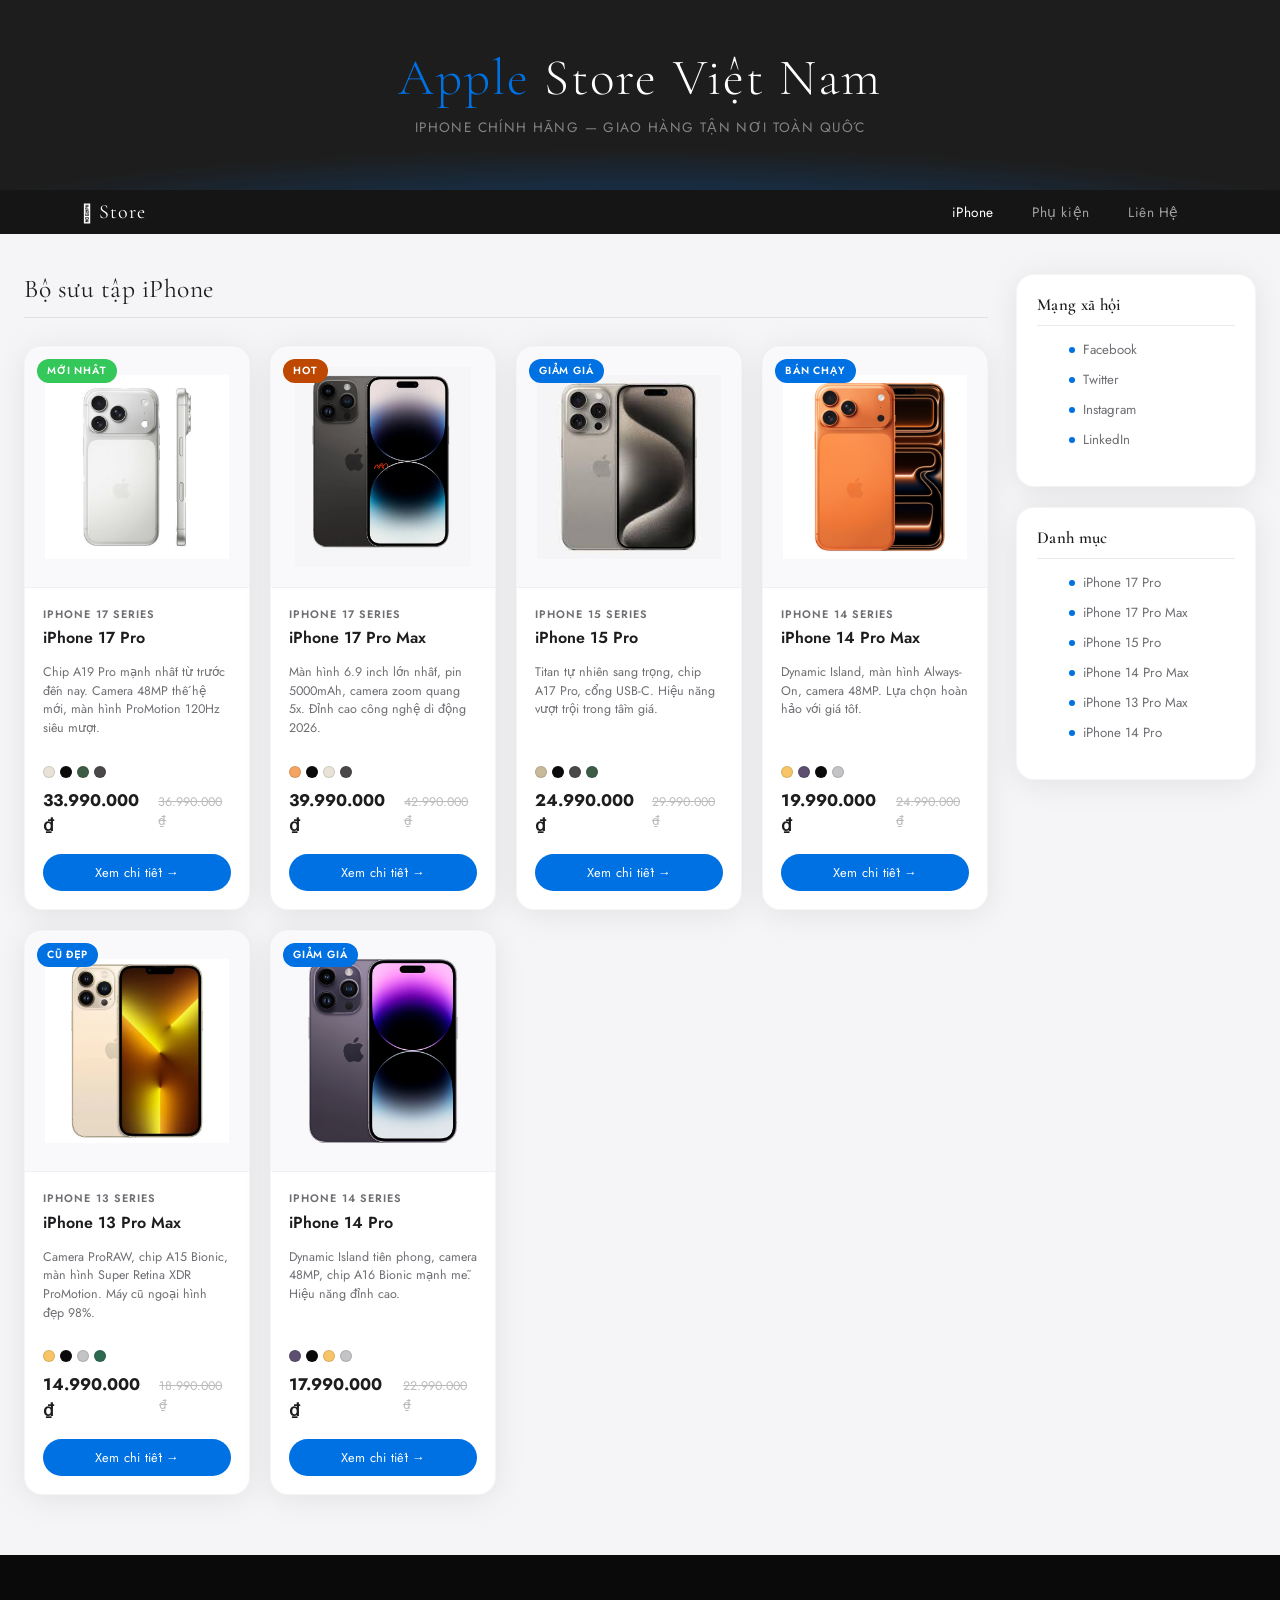
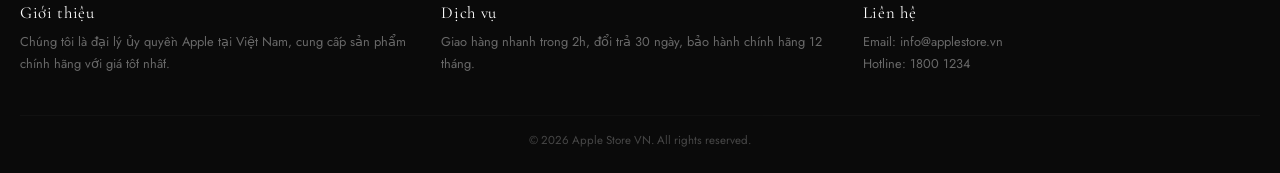
<file: index.html>
<!DOCTYPE html>
<html lang="vi">
<head>
  <meta charset="UTF-8" />
  <meta name="viewport" content="width=device-width, initial-scale=1.0" />
  <title>Apple Store VN — iPhone Chính Hãng</title>
  <link href="https://cdn.jsdelivr.net/npm/bootstrap@5.3.0/dist/css/bootstrap.min.css" rel="stylesheet" />
  <link href="https://fonts.googleapis.com/css2?family=SF+Pro+Display:wght@300;400;600;700&family=Cormorant+Garamond:wght@300;400;600&display=swap" rel="stylesheet" />
  <link href="https://fonts.googleapis.com/css2?family=Cormorant+Garamond:wght@300;400;600&family=Jost:wght@300;400;500;600&display=swap" rel="stylesheet" />
  <link rel="stylesheet" href="style.css" />
  <style>
    :root {
      --primary:   #0a0a0a;
      --accent:    #0071e3;
      --accent2:   #bf4800;
      --surface:   #ffffff;
      --muted:     #f5f5f7;
      --text:      #1d1d1f;
      --text-soft: #6e6e73;
      --radius:    18px;
      --shadow:    0 4px 32px rgba(0,0,0,.08);
    }

    body { background: var(--muted); font-family: 'Jost', sans-serif; color: var(--text); }
    a { text-decoration: none; color: inherit; }
    img { display: block; width: 100%; object-fit: cover; }

    /* ── Header ── */
    .site-header {
      background: rgba(10,10,10,.92);
      backdrop-filter: blur(20px);
      color: #fff;
      padding: 48px 0 36px;
      text-align: center;
      position: relative;
      overflow: hidden;
    }
    .site-header::before {
      content: '';
      position: absolute;
      inset: 0;
      background: radial-gradient(ellipse 80% 60% at 50% 120%, #0071e360 0%, transparent 70%);
    }
    .site-header h1 {
      font-family: 'Cormorant Garamond', serif;
      font-size: clamp(2rem, 5vw, 3.2rem);
      font-weight: 300;
      letter-spacing: .04em;
      position: relative;
    }
    .site-header h1 span { color: #0071e3; }
    .site-header p { font-size: .85rem; opacity: .45; margin-top: 6px; letter-spacing: .1em; text-transform: uppercase; position: relative; }

    /* ── Nav ── */
    .site-nav { background: rgba(10,10,10,.95); padding: 0 1rem; }
    .site-nav .navbar-brand { font-family: 'Cormorant Garamond', serif; font-size: 1.25rem; color: #fff !important; letter-spacing: .05em; }
    .site-nav .nav-link { color: rgba(255,255,255,.6) !important; font-size: .85rem; padding: .75rem 1.2rem !important; transition: color .2s; letter-spacing: .04em; }
    .site-nav .nav-link:hover, .site-nav .nav-link.active { color: #fff !important; }

    /* ── Layout ── */
    .main-layout {
      display: grid;
      grid-template-columns: 1fr 240px;
      gap: 28px;
      max-width: 1280px;
      margin: 40px auto;
      padding: 0 24px;
    }
    @media (max-width: 900px) { .main-layout { grid-template-columns: 1fr; } }

    /* ── Section title ── */
    .section-title {
      font-family: 'Cormorant Garamond', serif;
      font-size: 1.6rem;
      font-weight: 400;
      margin-bottom: 28px;
      padding-bottom: 12px;
      border-bottom: 1px solid #e0e0e5;
      letter-spacing: .02em;
    }

    /* ── Product Grid ── */
    .product-grid {
      display: grid;
      grid-template-columns: repeat(auto-fill, minmax(220px, 1fr));
      gap: 20px;
    }

    /* ── Product Card ── */
    .product-card {
      background: var(--surface);
      border-radius: var(--radius);
      box-shadow: var(--shadow);
      overflow: hidden;
      display: flex;
      flex-direction: column;
      transition: transform .3s ease, box-shadow .3s ease;
      border: 1px solid rgba(0,0,0,.04);
    }
    .product-card:hover {
      transform: translateY(-6px);
      box-shadow: 0 20px 48px rgba(0,0,0,.14);
    }
    .product-card__image {
      height: 240px;
      overflow: hidden;
      position: relative;
      background: #f9f9fb;
    }
    .product-card__image img {
      height: 100%;
      object-fit: contain;
      padding: 20px;
      transition: transform .5s ease;
    }
    .product-card:hover .product-card__image img { transform: scale(1.05); }
    .product-card__badge {
      position: absolute;
      top: 12px;
      left: 12px;
      background: var(--accent);
      color: #fff;
      font-size: .65rem;
      font-weight: 600;
      padding: 4px 10px;
      border-radius: 20px;
      text-transform: uppercase;
      letter-spacing: .08em;
    }
    .badge-new { background: #34c759; }
    .badge-hot { background: var(--accent2); }
    .badge-sale { background: var(--accent); }

    .product-card__body {
      padding: 18px;
      flex: 1;
      display: flex;
      flex-direction: column;
      gap: 6px;
      border-top: 1px solid #f0f0f2;
    }
    .product-card__category {
      font-size: .68rem;
      font-weight: 600;
      text-transform: uppercase;
      letter-spacing: .1em;
      color: var(--text-soft);
    }
    .product-card__title { font-size: 1rem; font-weight: 600; line-height: 1.3; color: var(--text); }
    .product-card__desc { font-size: .78rem; color: var(--text-soft); flex: 1; line-height: 1.5; }
    .product-card__price-row { display: flex; align-items: baseline; gap: 8px; margin-top: 4px; }
    .product-card__price { font-weight: 700; color: var(--text); font-size: 1.05rem; }
    .product-card__price-old { font-size: .78rem; color: #bbb; text-decoration: line-through; }
    .btn-buy {
      display: inline-block;
      background: var(--accent);
      color: #fff;
      border-radius: 980px;
      padding: 9px 18px;
      font-size: .8rem;
      font-family: inherit;
      cursor: pointer;
      transition: background .2s, transform .15s;
      text-align: center;
      border: none;
      margin-top: 10px;
      letter-spacing: .02em;
    }
    .btn-buy:hover { background: #0077ed; color: #fff; transform: scale(1.02); }

    /* ── Sidebar ── */
    .sidebar { display: flex; flex-direction: column; gap: 20px; }
    .sidebar-card {
      background: var(--surface);
      border-radius: var(--radius);
      box-shadow: var(--shadow);
      padding: 20px;
      border: 1px solid rgba(0,0,0,.04);
    }
    .sidebar-card h5 {
      font-family: 'Cormorant Garamond', serif;
      font-size: 1.05rem;
      font-weight: 600;
      margin-bottom: 14px;
      padding-bottom: 10px;
      border-bottom: 1px solid #ebebed;
      letter-spacing: .02em;
    }
    .sidebar-list { list-style: none; display: flex; flex-direction: column; gap: 10px; }
    .sidebar-list li a {
      display: flex;
      align-items: center;
      gap: 8px;
      font-size: .83rem;
      color: var(--text-soft);
      transition: color .2s;
    }
    .sidebar-list li a::before {
      content: '';
      display: inline-block;
      width: 6px; height: 6px;
      border-radius: 50%;
      background: var(--accent);
      flex-shrink: 0;
    }
    .sidebar-list li a:hover { color: var(--accent); }

    /* ── Footer ── */
    .site-footer { background: var(--primary); color: rgba(255,255,255,.7); padding: 48px 20px 24px; margin-top: 60px; }
    .footer-grid { display: grid; grid-template-columns: repeat(3, 1fr); gap: 24px; max-width: 1280px; margin: 0 auto 24px; }
    @media (max-width: 600px) { .footer-grid { grid-template-columns: 1fr; text-align: center; } }
    .footer-grid h5 { font-family: 'Cormorant Garamond', serif; color: #fff; margin-bottom: 8px; font-size: 1.05rem; font-weight: 400; letter-spacing: .04em; }
    .footer-grid p { font-size: .8rem; line-height: 1.7; opacity: .55; }
    .footer-bottom { text-align: center; font-size: .72rem; opacity: .35; border-top: 1px solid rgba(255,255,255,.08); padding-top: 16px; max-width: 1280px; margin: 0 auto; }

    /* ── Color variants display ── */
    .color-dots { display: flex; gap: 5px; margin-top: 6px; }
    .color-dot { width: 12px; height: 12px; border-radius: 50%; border: 1.5px solid rgba(0,0,0,.12); }
  </style>
</head>
<body>

  <header class="site-header">
    <h1><span>Apple</span> Store Việt Nam</h1>
    <p>iPhone chính hãng — giao hàng tận nơi toàn quốc</p>
  </header>

  <nav class="site-nav navbar navbar-expand-lg">
    <div class="container-xl">
      <a class="navbar-brand" href="index.html">&#63743; Store</a>
      <button class="navbar-toggler" type="button" data-bs-toggle="collapse" data-bs-target="#mainNav">
        <span class="navbar-toggler-icon"></span>
      </button>
      <div class="collapse navbar-collapse" id="mainNav">
        <ul class="navbar-nav ms-auto">
          <li class="nav-item"><a class="nav-link active" href="index.html">iPhone</a></li>
          <li class="nav-item"><a class="nav-link" href="#">Phụ kiện</a></li>
          <li class="nav-item"><a class="nav-link" href="#">Liên Hệ</a></li>
        </ul>
      </div>
    </div>
  </nav>

  <main class="main-layout">
    <section>
      <h2 class="section-title">Bộ sưu tập iPhone</h2>
      <div class="product-grid" id="product-grid"></div>
    </section>

    <aside class="sidebar">
      <div class="sidebar-card">
        <h5>Mạng xã hội</h5>
        <ul class="sidebar-list">
          <li><a href="#">Facebook</a></li>
          <li><a href="#">Twitter</a></li>
          <li><a href="#">Instagram</a></li>
          <li><a href="#">LinkedIn</a></li>
        </ul>
      </div>
      <div class="sidebar-card">
        <h5>Danh mục</h5>
        <ul class="sidebar-list" id="sidebar-categories"></ul>
      </div>
    </aside>
  </main>

  <footer class="site-footer">
    <div class="footer-grid">
      <div>
        <h5>Giới thiệu</h5>
        <p>Chúng tôi là đại lý ủy quyền Apple tại Việt Nam, cung cấp sản phẩm chính hãng với giá tốt nhất.</p>
      </div>
      <div>
        <h5>Dịch vụ</h5>
        <p>Giao hàng nhanh trong 2h, đổi trả 30 ngày, bảo hành chính hãng 12 tháng.</p>
      </div>
      <div>
        <h5>Liên hệ</h5>
        <p>Email: info@applestore.vn<br />Hotline: 1800 1234</p>
      </div>
    </div>
    <div class="footer-bottom">© 2026 Apple Store VN. All rights reserved.</div>
  </footer>

  <script src="https://cdn.jsdelivr.net/npm/bootstrap@5.3.0/dist/js/bootstrap.bundle.min.js"></script>
  <script>
    const products = {
      sp1: {
        id: 'sp1',
        name: 'iPhone 17 Pro',
        category: 'iPhone 17 Series',
        badge: 'Mới nhất',
        badgeClass: 'badge-new',
        price: '33.990.000 ₫',
        priceOld: '36.990.000 ₫',
        image: 'iPhone-17-Pro-bac-1-600x600.png',
        rating: 4.9,
        reviews: 312,
        colors: ['#e8e3d6', '#0a0a0a', '#3d5c45', '#4a4848'],
        desc: 'Chip A19 Pro mạnh nhất từ trước đến nay. Camera 48MP thế hệ mới, màn hình ProMotion 120Hz siêu mượt.',
      },
      sp2: {
        id: 'sp2',
        name: 'iPhone 17 Pro Max',
        category: 'iPhone 17 Series',
        badge: 'Hot',
        badgeClass: 'badge-hot',
        price: '39.990.000 ₫',
        priceOld: '42.990.000 ₫',
        image: '2_result_42e134ba7ed448198a020e3016f4dee7_master.png',
        rating: 4.9,
        reviews: 489,
        colors: ['#f4a460', '#0a0a0a', '#e8e3d6', '#4a4848'],
        desc: 'Màn hình 6.9 inch lớn nhất, pin 5000mAh, camera zoom quang 5x. Đỉnh cao công nghệ di động 2026.',
      },
      sp3: {
        id: 'sp3',
        name: 'iPhone 15 Pro',
        category: 'iPhone 15 Series',
        badge: 'Giảm giá',
        badgeClass: 'badge-sale',
        price: '24.990.000 ₫',
        priceOld: '29.990.000 ₫',
        image: 'images.png',
        rating: 4.8,
        reviews: 721,
        colors: ['#c8b99a', '#0a0a0a', '#4a4848', '#3d5c45'],
        desc: 'Titan tự nhiên sang trọng, chip A17 Pro, cổng USB-C. Hiệu năng vượt trội trong tầm giá.',
      },
      sp4: {
        id: 'sp4',
        name: 'iPhone 14 Pro Max',
        category: 'iPhone 14 Series',
        badge: 'Bán chạy',
        badgeClass: 'badge-sale',
        price: '19.990.000 ₫',
        priceOld: '24.990.000 ₫',
        image: '444965480.png',
        rating: 4.7,
        reviews: 1024,
        colors: ['#f7c566', '#5c4f6f', '#0a0a0a', '#c4c4c6'],
        desc: 'Dynamic Island, màn hình Always-On, camera 48MP. Lựa chọn hoàn hảo với giá tốt.',
      },
      sp5: {
        id: 'sp5',
        name: 'iPhone 13 Pro Max',
        category: 'iPhone 13 Series',
        badge: 'Cũ đẹp',
        badgeClass: '',
        price: '14.990.000 ₫',
        priceOld: '18.990.000 ₫',
        image: 'iphone-13-pro-cu-dep_1_.png',
        rating: 4.6,
        reviews: 856,
        colors: ['#f7c566', '#0a0a0a', '#c4c4c6', '#2d6a4f'],
        desc: 'Camera ProRAW, chip A15 Bionic, màn hình Super Retina XDR ProMotion. Máy cũ ngoại hình đẹp 98%.',
      },
      sp6: {
        id: 'sp6',
        name: 'iPhone 14 Pro',
        category: 'iPhone 14 Series',
        badge: 'Giảm giá',
        badgeClass: 'badge-sale',
        price: '17.990.000 ₫',
        priceOld: '22.990.000 ₫',
        image: 't_m_12_1_3_2.png',
        rating: 4.7,
        reviews: 634,
        colors: ['#5c4f6f', '#0a0a0a', '#f7c566', '#c4c4c6'],
        desc: 'Dynamic Island tiên phong, camera 48MP, chip A16 Bionic mạnh mẽ. Hiệu năng đỉnh cao.',
      },
    };

    const grid = document.getElementById('product-grid');
    const sidebar = document.getElementById('sidebar-categories');

    Object.values(products).forEach(p => {
      const dotsHTML = (p.colors || []).map(c =>
        `<div class="color-dot" style="background:${c}"></div>`
      ).join('');

      const article = document.createElement('article');
      article.className = 'product-card';
      article.innerHTML = `
        <div class="product-card__image">
          <img src="images/${p.image}" alt="${p.name}" loading="lazy" />
          <span class="product-card__badge ${p.badgeClass}">${p.badge}</span>
        </div>
        <div class="product-card__body">
          <span class="product-card__category">${p.category}</span>
          <h3 class="product-card__title">${p.name}</h3>
          <p class="product-card__desc">${p.desc}</p>
          <div class="color-dots">${dotsHTML}</div>
          <div class="product-card__price-row">
            <span class="product-card__price">${p.price}</span>
            <span class="product-card__price-old">${p.priceOld}</span>
          </div>
          <a href="product.html?id=${p.id}" class="btn-buy">Xem chi tiết →</a>
        </div>
      `;
      grid.appendChild(article);

      const li = document.createElement('li');
      li.innerHTML = `<a href="product.html?id=${p.id}">${p.name}</a>`;
      sidebar.appendChild(li);
    });
  </script>
</body>
</html>
</file>
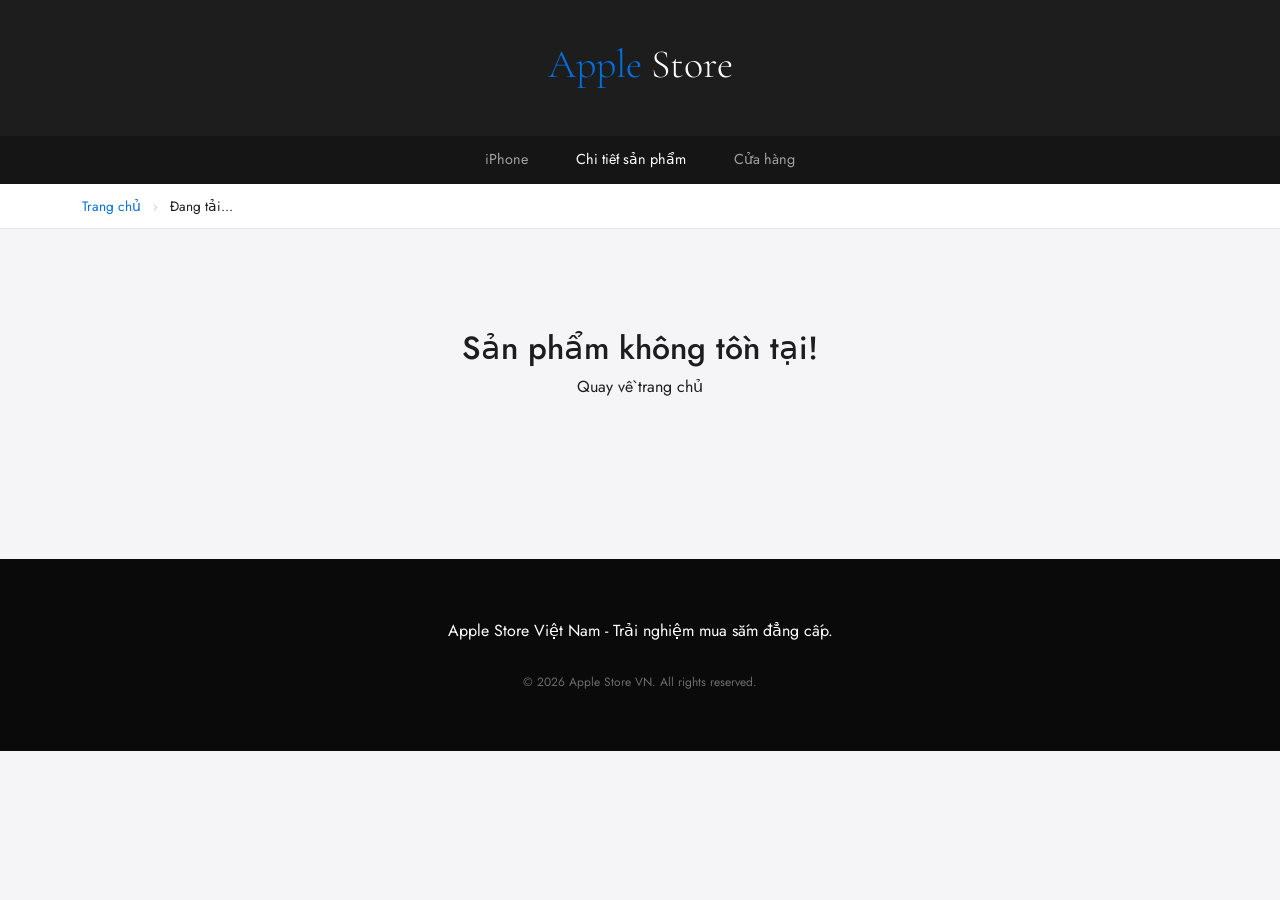
<file: product.html>
<!DOCTYPE html>
<html lang="vi">
<head>
  <meta charset="UTF-8" />
  <meta name="viewport" content="width=device-width, initial-scale=1.0" />
  <title>Chi Tiết Sản Phẩm — Apple Store VN</title>
  <link href="https://cdn.jsdelivr.net/npm/bootstrap@5.3.0/dist/css/bootstrap.min.css" rel="stylesheet" />
  <link href="https://fonts.googleapis.com/css2?family=Cormorant+Garamond:wght@300;400;600&family=Jost:wght@300;400;500;600&display=swap" rel="stylesheet" />
  <style>
    :root {
      --primary:   #0a0a0a;
      --accent:    #0071e3;
      --accent2:   #bf4800;
      --surface:   #ffffff;
      --muted:     #f5f5f7;
      --text:      #1d1d1f;
      --text-soft: #6e6e73;
      --radius:    18px;
      --shadow:    0 4px 32px rgba(0,0,0,.08);
    }

    body { background: var(--muted); font-family: 'Jost', sans-serif; color: var(--text); margin: 0; }
    a { text-decoration: none; color: inherit; }

    /* ── Header ── */
    .site-header {
      background: rgba(10,10,10,.92);
      backdrop-filter: blur(20px);
      color: #fff;
      padding: 40px 0;
      text-align: center;
    }
    .site-header h1 { font-family: 'Cormorant Garamond', serif; font-size: 2.5rem; font-weight: 300; }
    .site-header h1 span { color: var(--accent); }

    /* ── Nav ── */
    .site-nav { background: rgba(10,10,10,.95); padding: 5px 0; }
    .site-nav .nav-link { color: rgba(255,255,255,.6) !important; font-size: .9rem; padding: 0.5rem 1.5rem !important; }
    .site-nav .nav-link.active { color: #fff !important; }

    /* ── Breadcrumb ── */
    .breadcrumb-bar { background: #fff; border-bottom: 1px solid #e5e5ea; padding: 12px 0; font-size: 0.85rem; }
    .breadcrumb-bar a { color: var(--accent); }
    .breadcrumb-bar .sep { margin: 0 8px; color: #ccc; }

    /* ── Detail Card ── */
    .detail-card {
      background: #fff;
      border-radius: var(--radius);
      box-shadow: var(--shadow);
      display: grid;
      grid-template-columns: 1fr 1fr;
      margin-top: 30px;
      overflow: hidden;
    }
    @media (max-width: 850px) { .detail-card { grid-template-columns: 1fr; } }

    .detail-card__gallery {
      background: #fbfbfd;
      display: flex;
      align-items: center;
      justify-content: center;
      padding: 40px;
      position: relative;
    }
    .detail-card__gallery img { max-width: 100%; height: auto; transition: transform 0.5s; }
    .detail-card__gallery:hover img { transform: scale(1.05); }

    .detail-card__info { padding: 50px; }
    .detail-card__category { font-size: 11px; font-weight: 700; text-transform: uppercase; color: var(--text-soft); letter-spacing: 1px; }
    .detail-card__name { font-family: 'Cormorant Garamond', serif; font-size: 2.5rem; margin: 10px 0; }
    .detail-card__price-block { margin: 20px 0; }
    .detail-card__price { font-size: 2rem; font-weight: 700; color: var(--accent); }
    .detail-card__price-old { text-decoration: line-through; color: #999; margin-left: 15px; }

    .detail-card__desc { font-size: 15px; line-height: 1.7; color: var(--text-soft); margin-bottom: 30px; }

    /* Specs Grid */
    .specs { display: grid; grid-template-columns: 1fr 1fr; gap: 20px; margin-bottom: 30px; }
    .spec-item__label { font-size: 11px; text-transform: uppercase; color: #aaa; font-weight: 700; display: block; }
    .spec-item__value { font-size: 14px; font-weight: 500; }

    /* Buttons */
    .btn-buy { background: var(--accent); color: #fff; border: none; padding: 15px 40px; border-radius: 30px; font-weight: 600; width: 100%; margin-bottom: 10px; transition: 0.3s; }
    .btn-buy:hover { background: #0077ed; transform: translateY(-2px); }
    .btn-back { color: var(--accent); display: inline-flex; align-items: center; margin-bottom: 20px; font-weight: 500; }

    /* Footer */
    footer { background: var(--primary); color: #fff; padding: 60px 0; text-align: center; margin-top: 60px; }
    .footer-bottom { opacity: 0.4; font-size: 12px; margin-top: 30px; }

    /* Color Picker */
    .color-picker { display: flex; gap: 10px; margin: 15px 0 30px; }
    .color-option { width: 30px; height: 30px; border-radius: 50%; border: 2px solid #eee; cursor: pointer; }
    .color-option.active { border-color: var(--accent); transform: scale(1.2); }
  </style>
</head>
<body>

  <header class="site-header">
    <h1><span>Apple</span> Store</h1>
  </header>

  <nav class="site-nav navbar navbar-expand-lg navbar-dark">
    <div class="container">
      <div class="collapse navbar-collapse justify-content-center">
        <ul class="navbar-nav">
          <li class="nav-item"><a class="nav-link" href="index.html">iPhone</a></li>
          <li class="nav-item"><a class="nav-link active" href="#">Chi tiết sản phẩm</a></li>
          <li class="nav-item"><a class="nav-link" href="#">Cửa hàng</a></li>
        </ul>
      </div>
    </div>
  </nav>

  <div class="breadcrumb-bar">
    <div class="container">
      <a href="index.html">Trang chủ</a> <span class="sep">›</span> <span id="breadcrumb-name">Đang tải...</span>
    </div>
  </div>

  <main class="container">
    <div id="product-container">
      </div>
  </main>

  <footer>
    <div class="container">
      <p>Apple Store Việt Nam - Trải nghiệm mua sắm đẳng cấp.</p>
      <div class="footer-bottom">© 2026 Apple Store VN. All rights reserved.</div>
    </div>
  </footer>

  <script>
    // Dữ liệu sản phẩm (Đảm bảo đồng nhất với index.html)
    const products = {
      sp1: {
        name: 'iPhone 17 Pro',
        category: 'iPhone 17 Series',
        badge: 'Mới nhất',
        price: '33.990.000 ₫',
        priceOld: '36.990.000 ₫',
        image: 'iPhone-17-Pro-bac-1-600x600.png',
        desc: 'iPhone 17 Pro sở hữu khung Titan mới, chip A19 Pro siêu mạnh mẽ và hệ thống camera 48MP đột phá, mang lại trải nghiệm đỉnh cao nhất.',
        colors: ['#e8e3d6', '#0a0a0a', '#3d5c45'],
        specs: [
          { label: 'Vi xử lý', value: 'Apple A19 Pro (3nm)' },
          { label: 'Màn hình', value: '6.3 inch Super Retina XDR' },
          { label: 'Bộ nhớ', value: '256GB / 512GB / 1TB' },
          { label: 'Pin', value: 'Sử dụng lên đến 28 giờ' }
        ]
      },
      sp2: {
        name: 'iPhone 17 Pro Max',
        category: 'iPhone 17 Series',
        badge: 'Hot',
        price: '39.990.000 ₫',
        priceOld: '42.990.000 ₫',
        image: '2_result_42e134ba7ed448198a020e3016f4dee7_master.png',
        desc: 'Màn hình 6.9 inch cực đại, pin dung lượng lớn nhất từ trước đến nay cùng khả năng zoom quang học 5x sắc nét.',
        colors: ['#f4a460', '#0a0a0a', '#e8e3d6'],
        specs: [
          { label: 'Vi xử lý', value: 'Apple A19 Pro (3nm)' },
          { label: 'Màn hình', value: '6.9 inch Super Retina XDR' },
          { label: 'Bộ nhớ', value: '256GB / 512GB / 1TB' },
          { label: 'Pin', value: 'Sử dụng lên đến 33 giờ' }
        ]
      },
      sp3: {
        name: 'iPhone 15 Pro',
        category: 'iPhone 15 Series',
        badge: 'Giảm giá',
        price: '24.990.000 ₫',
        priceOld: '29.990.000 ₫',
        image: 'images.png',
        desc: 'Thiết kế Titan bền bỉ, chip A17 Pro mạnh mẽ và cổng sạc USB-C tiện dụng.',
        colors: ['#c8b99a', '#0a0a0a'],
        specs: [
          { label: 'Vi xử lý', value: 'Apple A17 Pro' },
          { label: 'Màn hình', value: '6.1 inch 120Hz' },
          { label: 'Bộ nhớ', value: '128GB / 256GB' },
          { label: 'Cổng sạc', value: 'USB-C 3.0' }
        ]
      },
      sp4: {
        name: 'iPhone 14 Pro Max',
        category: 'iPhone 14 Series',
        badge: 'Bán chạy',
        price: '19.990.000 ₫',
        priceOld: '24.990.000 ₫',
        image: '444965480.png',
        desc: 'Dynamic Island thay đổi cách bạn tương tác với iPhone, cùng màn hình Always-On vô cùng tiện lợi.',
        colors: ['#5c4f6f', '#0a0a0a'],
        specs: [
          { label: 'Vi xử lý', value: 'Apple A16 Bionic' },
          { label: 'Màn hình', value: '6.7 inch Super Retina' },
          { label: 'Tính năng', value: 'Dynamic Island' },
          { label: 'Camera', value: '48MP chính' }
        ]
      }
    };

    // Lấy ID từ URL
    const urlParams = new URLSearchParams(window.location.search);
    const productId = urlParams.get('id');
    const product = products[productId];
    const container = document.getElementById('product-container');

    if (product) {
      document.getElementById('breadcrumb-name').textContent = product.name;
      
      const specsHTML = product.specs.map(s => `
        <div class="spec-item">
          <span class="spec-item__label">${s.label}</span>
          <span class="spec-item__value">${s.value}</span>
        </div>
      `).join('');

      const colorsHTML = product.colors.map((c, i) => `
        <div class="color-option ${i===0?'active':''}" style="background:${c}"></div>
      `).join('');

      container.innerHTML = `
        <div class="detail-card">
          <div class="detail-card__gallery">
            <img src="images/${product.image}" alt="${product.name}">
          </div>
          <div class="detail-card__info">
            <a href="index.html" class="btn-back">← Quay lại cửa hàng</a>
            <span class="detail-card__category">${product.category}</span>
            <h1 class="detail-card__name">${product.name}</h1>
            <div class="detail-card__price-block">
              <span class="detail-card__price">${product.price}</span>
              <span class="detail-card__price-old">${product.priceOld}</span>
            </div>
            <p class="detail-card__desc">${product.desc}</p>
            
            <span class="spec-item__label">Chọn màu sắc</span>
            <div class="color-picker">${colorsHTML}</div>

            <div class="specs">${specsHTML}</div>
            
            <button class="btn-buy">MUA NGAY</button>
            <p style="text-align:center; font-size:12px; color:#999;">Giao hàng miễn phí toàn quốc trong 2-3 ngày</p>
          </div>
        </div>
      `;
    } else {
      container.innerHTML = `<div style="padding:100px; text-align:center;"><h2>Sản phẩm không tồn tại!</h2><a href="index.html">Quay về trang chủ</a></div>`;
    }
  </script>
</body>
</html>
</file>
<file: style.css>
/* ══════════════════════════════════════
   style.css — Apple Store VN
   ══════════════════════════════════════ */

/* Variables, reset, and shared styles are
   handled inline in each HTML file for this project.
   This file is kept for compatibility. */

   * { box-sizing: border-box; margin: 0; padding: 0; }
</file>
